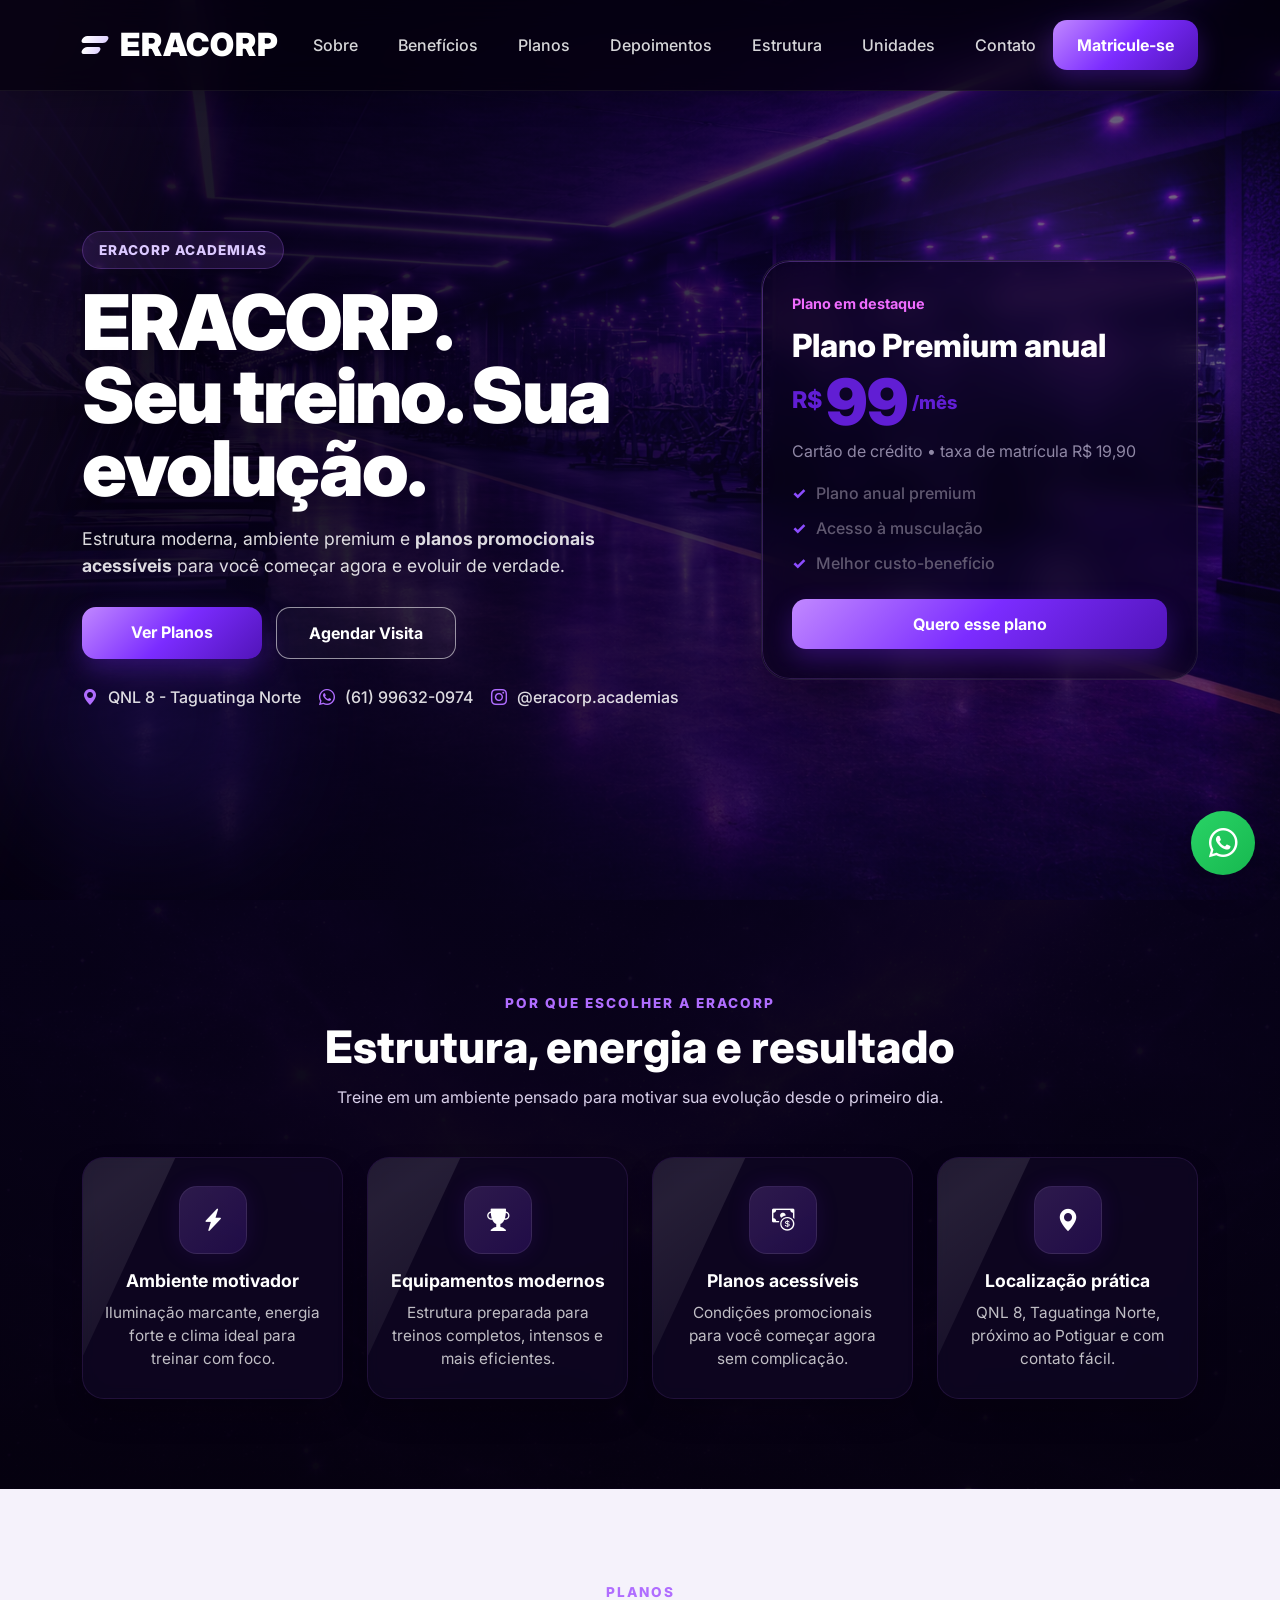
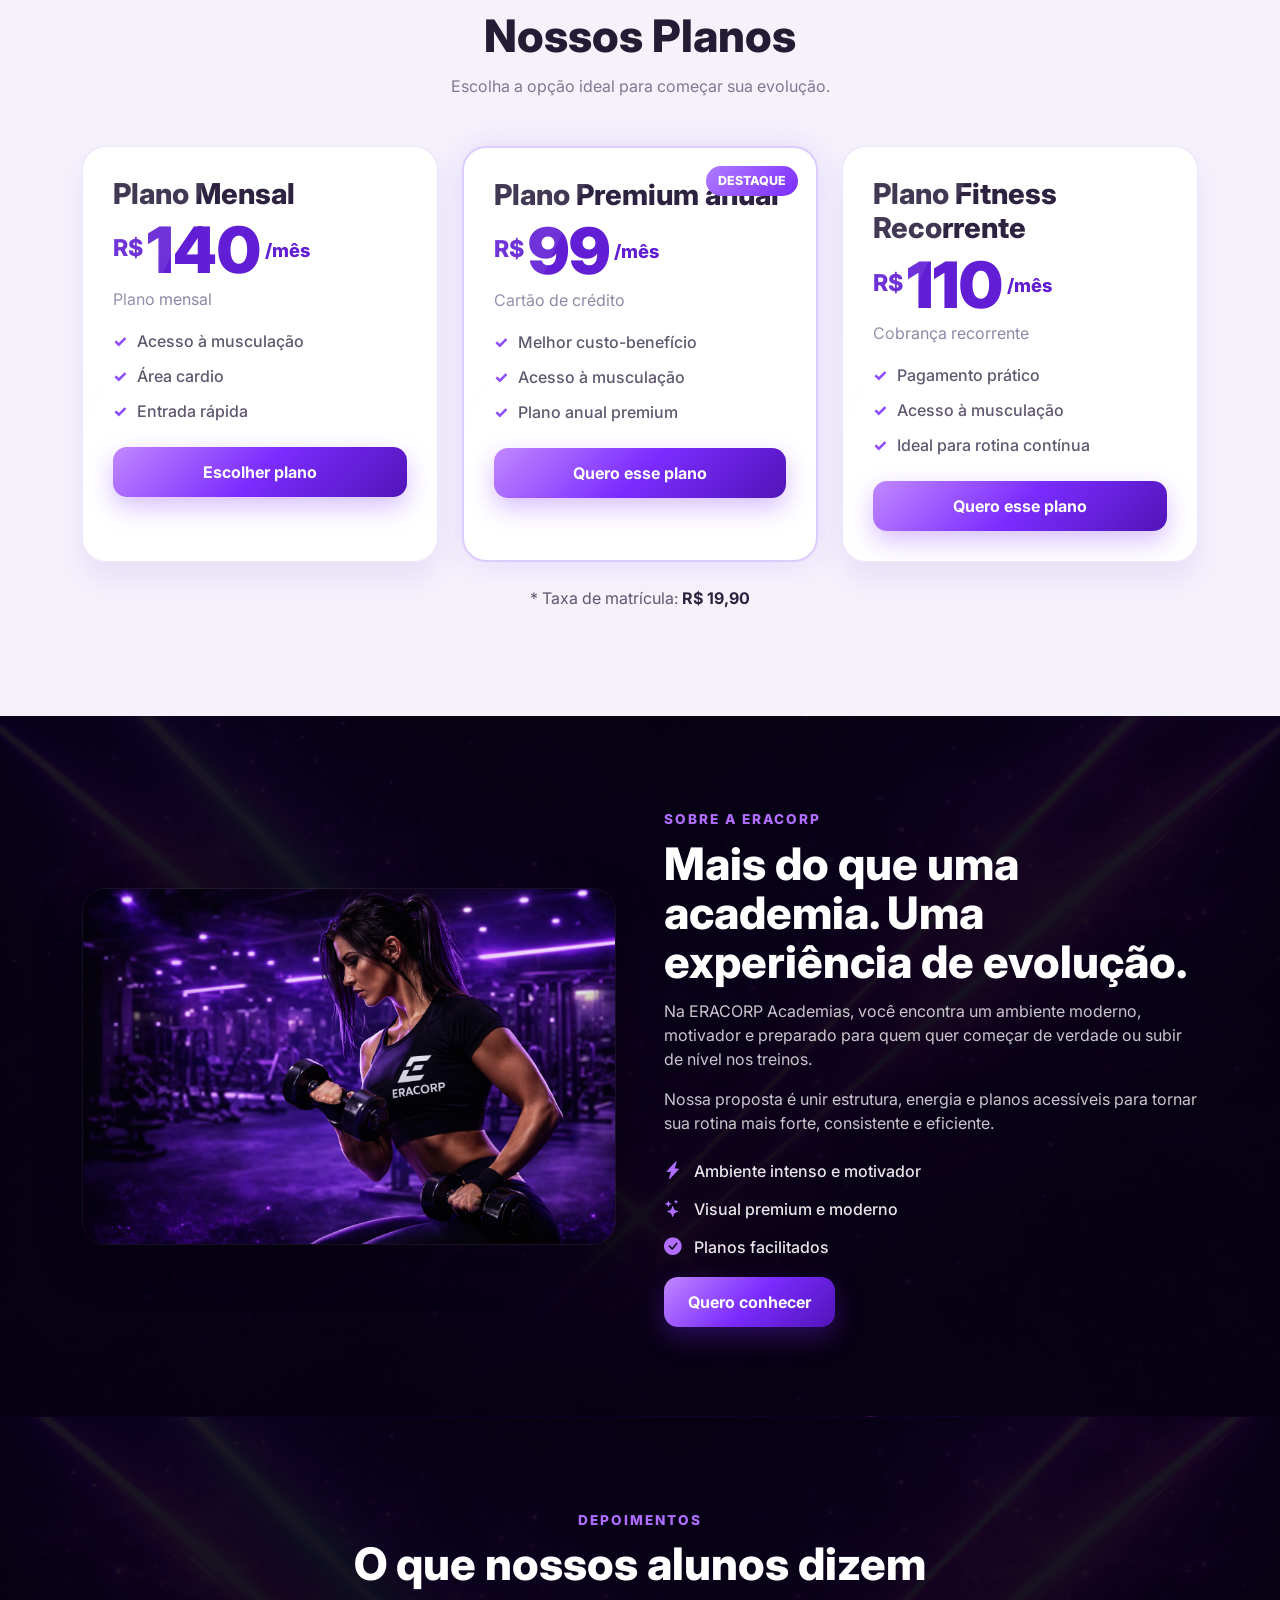
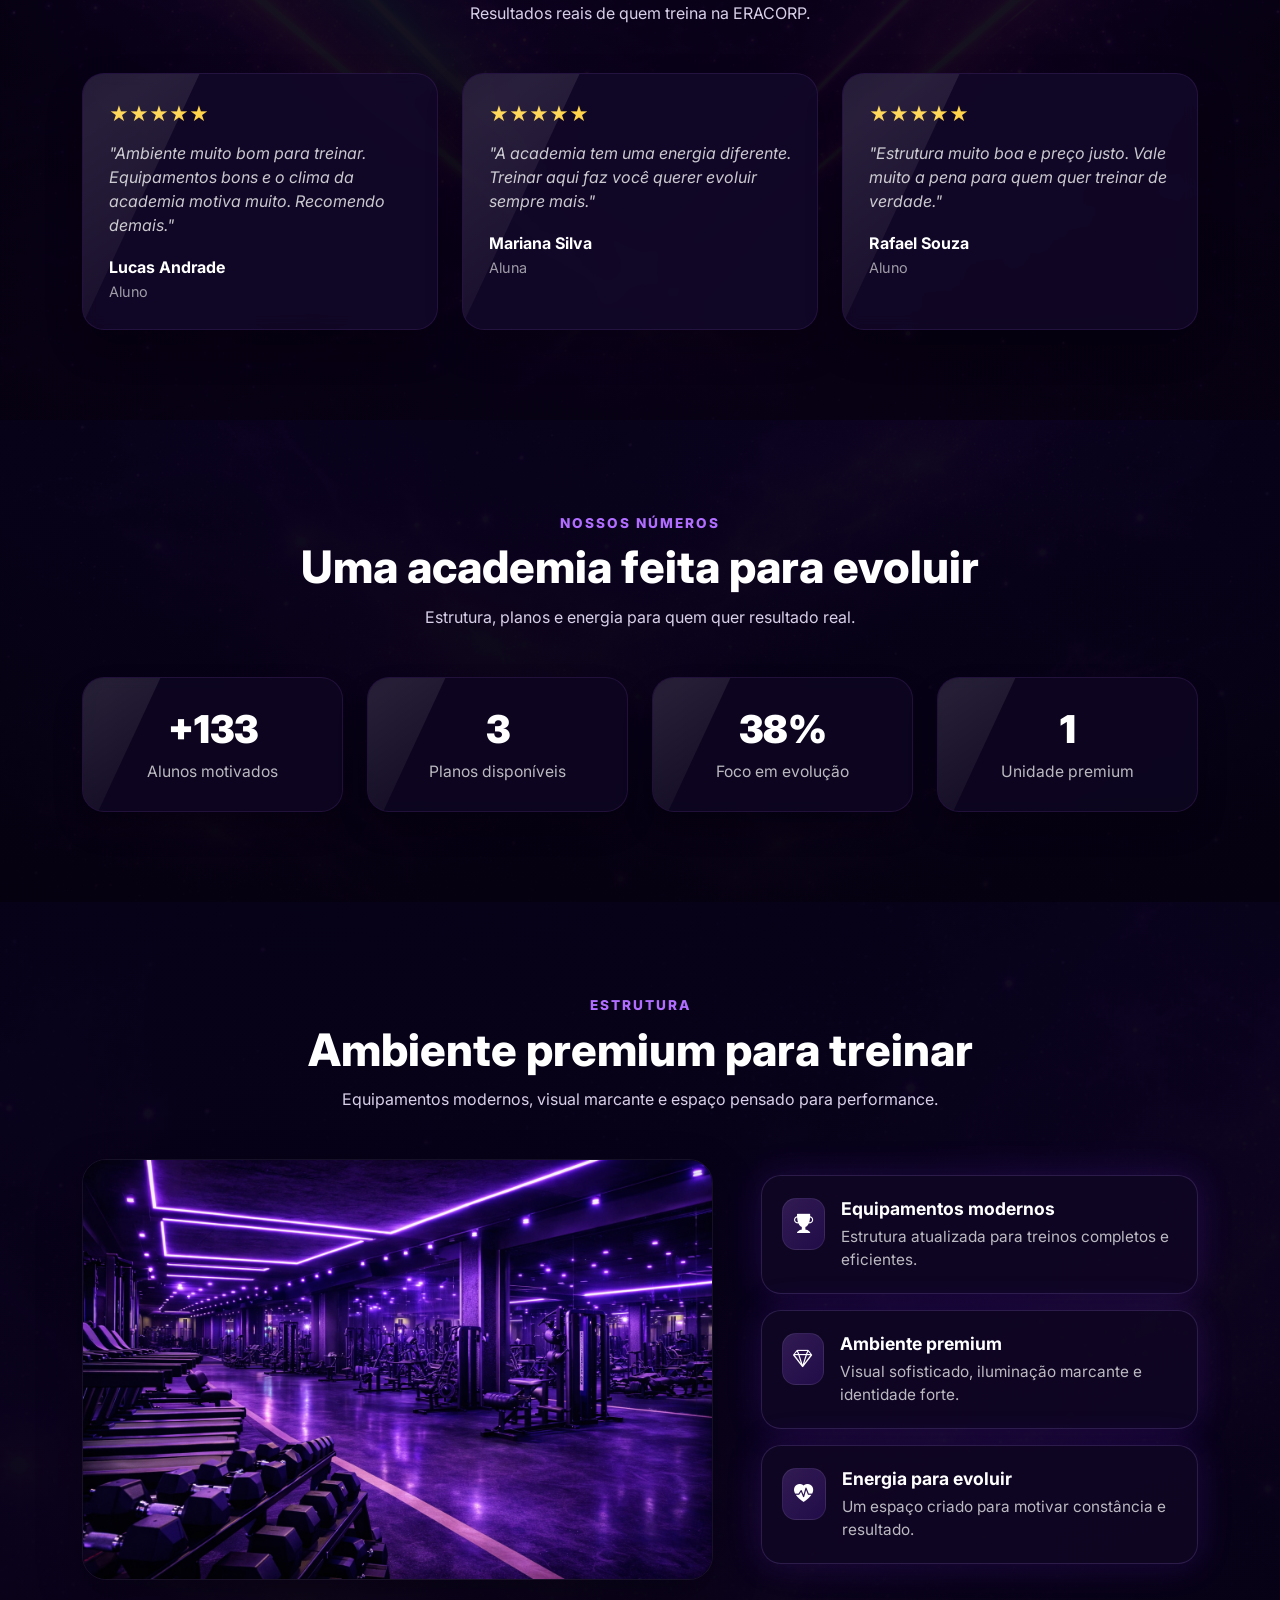
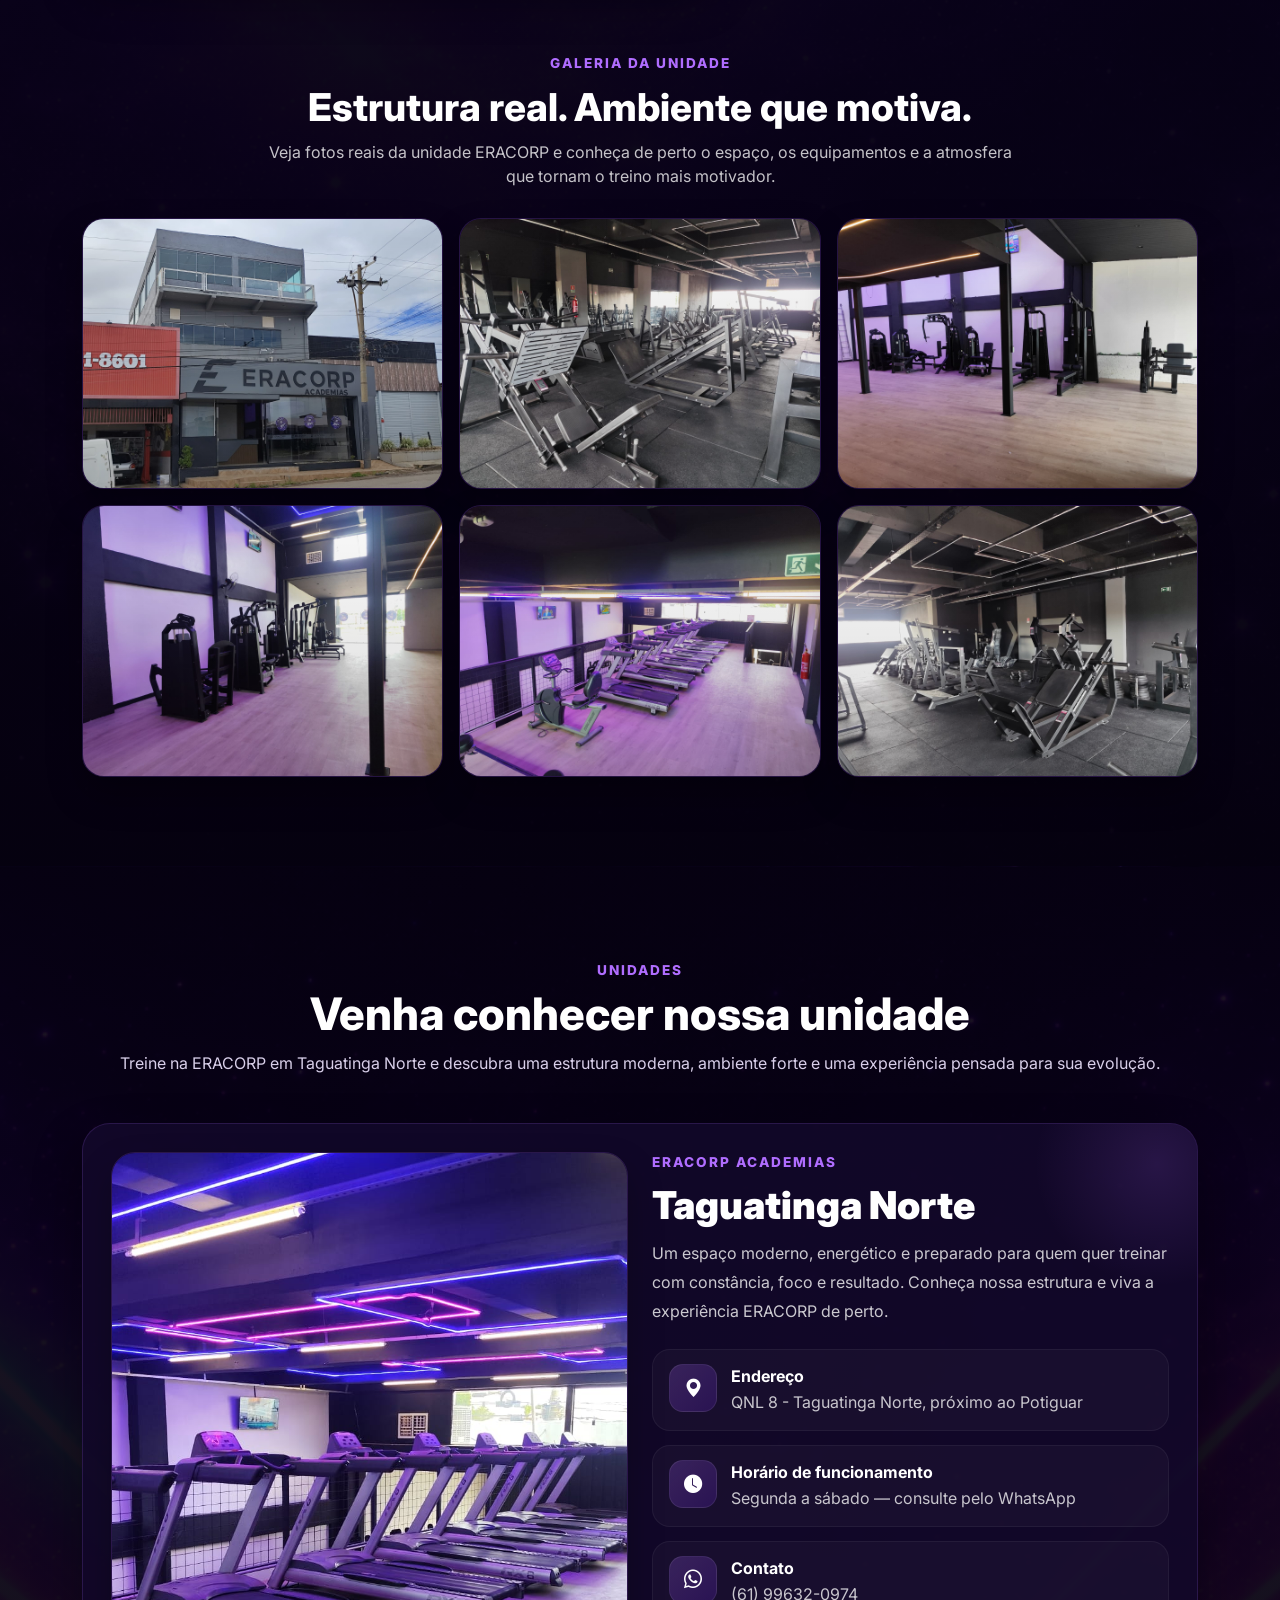
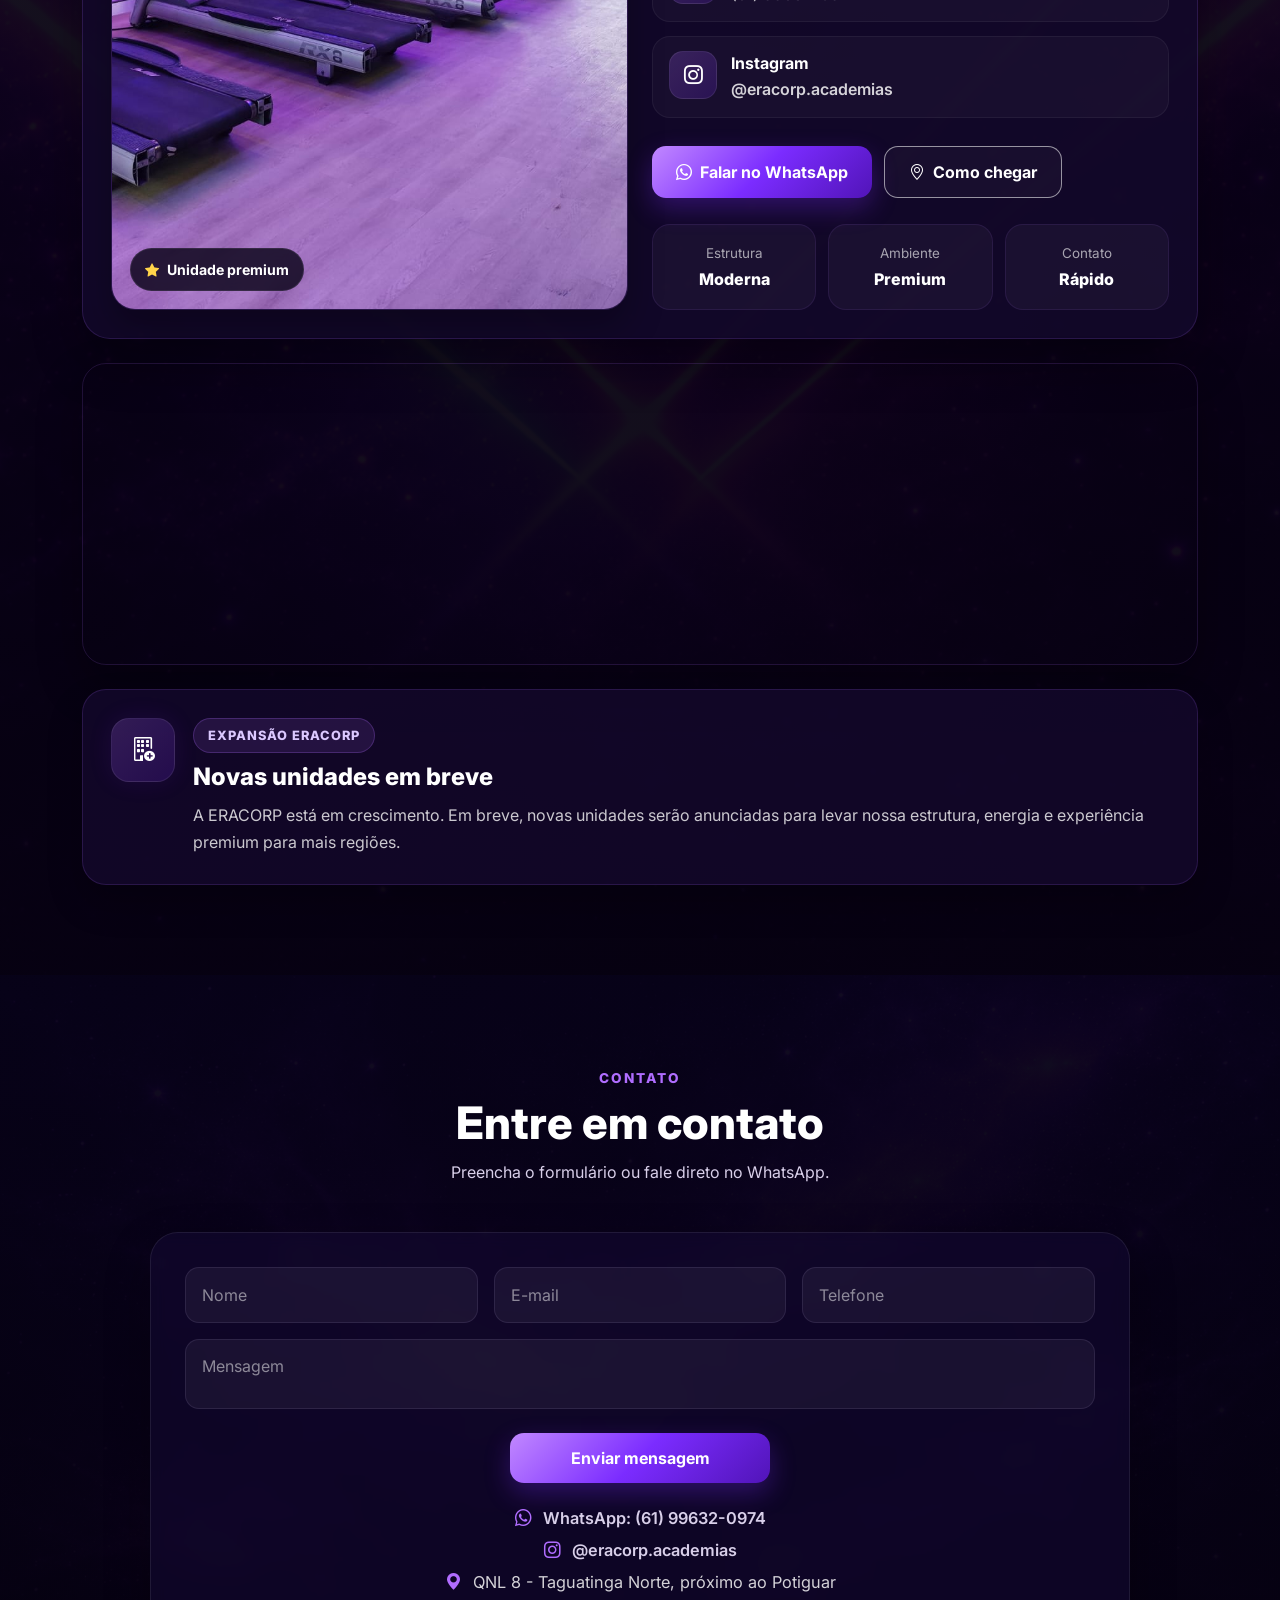
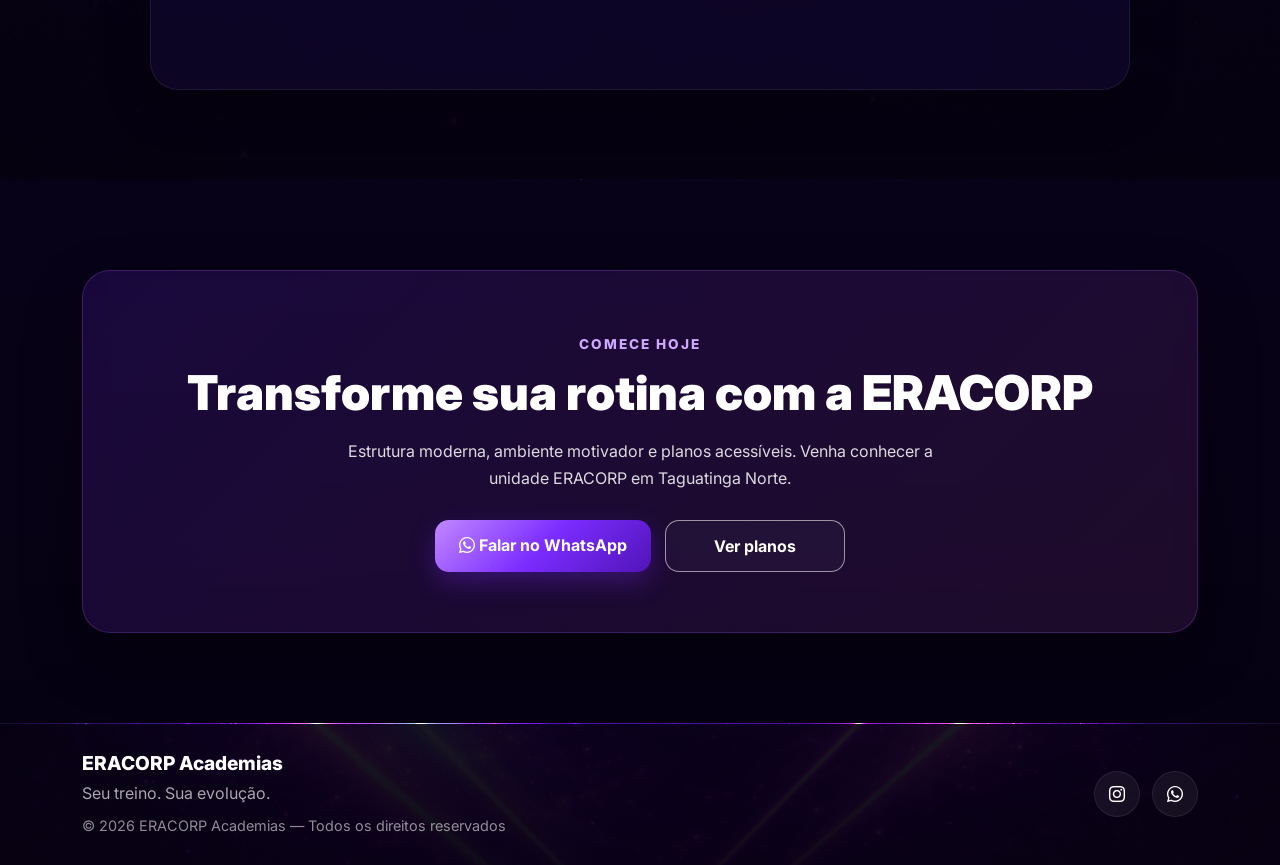
<file: index.html>
<!DOCTYPE html>
<html lang="pt-BR">
<head>
  <meta charset="UTF-8">
  <meta name="viewport" content="width=device-width, initial-scale=1.0">

  <title>ERACORP Academia | Academia em Taguatinga Norte</title>

  <meta name="description" content="ERACORP Academia em Taguatinga Norte. Estrutura moderna, equipamentos profissionais, ambiente premium e planos acessíveis para quem busca evolução real.">
  <meta name="keywords" content="academia taguatinga norte, academia em taguatinga, academia df, musculação taguatinga norte, academia perto de mim">
  <meta name="robots" content="index, follow">
  <meta name="author" content="ERACORP Academia">
  <meta name="theme-color" content="#5b2cff">

  <meta property="og:title" content="ERACORP Academia | Academia em Taguatinga Norte">
  <meta property="og:description" content="Academia em Taguatinga Norte com equipamentos modernos e planos acessíveis. Conheça a ERACORP Academia.">
  <meta property="og:type" content="website">
  <meta property="og:url" content="https://lexissantosz.github.io/eracorp-gym-website/">
  <meta property="og:image" content="https://lexissantosz.github.io/eracorp-gym-website/arquivos/Imagem/hero.png">

  <link rel="canonical" href="https://lexissantosz.github.io/eracorp-gym-website/">

  <link rel="preconnect" href="https://fonts.googleapis.com">
  <link rel="preconnect" href="https://fonts.gstatic.com" crossorigin>
  <link href="https://fonts.googleapis.com/css2?family=Inter:wght@400;500;600;700;800;900&display=swap" rel="stylesheet">

  <link
    href="https://cdn.jsdelivr.net/npm/bootstrap@5.3.3/dist/css/bootstrap.min.css"
    rel="stylesheet"
  />

  <link
    rel="stylesheet"
    href="https://cdn.jsdelivr.net/npm/bootstrap-icons@1.11.3/font/bootstrap-icons.min.css"
  />

  <link rel="stylesheet" href="css/style.css">
</head>
<body>

  <div class="site-loader" id="siteLoader">
    <div class="loader-logo-wrap">
      <div class="loader-brand-icon"></div>
      <h2>ERACORP</h2>
      <p>ACADEMIAS</p>
    </div>
  </div>

  <div class="scroll-progress" id="scrollProgress"></div>

  <nav class="navbar navbar-expand-lg navbar-dark navbar-custom fixed-top" id="mainNavbar">
    <div class="container">
      <a class="navbar-brand brand-logo" href="#inicio" aria-label="ERACORP Academias">
        <span class="brand-icon"></span>
        <span>ERACORP</span>
      </a>

      <button
        class="navbar-toggler"
        type="button"
        data-bs-toggle="collapse"
        data-bs-target="#menuNavbar"
        aria-controls="menuNavbar"
        aria-expanded="false"
        aria-label="Abrir menu"
      >
        <span class="navbar-toggler-icon"></span>
      </button>

      <div class="collapse navbar-collapse" id="menuNavbar">
        <ul class="navbar-nav mx-auto gap-lg-4 text-center">
          <li class="nav-item"><a class="nav-link" href="#sobre">Sobre</a></li>
          <li class="nav-item"><a class="nav-link" href="#beneficios">Benefícios</a></li>
          <li class="nav-item"><a class="nav-link" href="#planos">Planos</a></li>
          <li class="nav-item"><a class="nav-link" href="#depoimentos">Depoimentos</a></li>
          <li class="nav-item"><a class="nav-link" href="#estrutura">Estrutura</a></li>
          <li class="nav-item"><a class="nav-link" href="#unidades">Unidades</a></li>
          <li class="nav-item"><a class="nav-link" href="#contato">Contato</a></li>
        </ul>

        <a href="#contato" class="btn btn-purple btn-nav">Matricule-se</a>
      </div>
    </div>
  </nav>

  <section class="hero" id="inicio">
    <div class="hero-gradient-orb orb-1"></div>
    <div class="hero-gradient-orb orb-2"></div>
    <div class="hero-grid"></div>
    <div class="hero-light-sweep"></div>

    <div class="container hero-container">
      <div class="row align-items-center g-5">
        <div class="col-lg-7">
          <div class="hero-content reveal">
            <span class="hero-badge">ERACORP ACADEMIAS</span>

            <h1>ERACORP.<br>Seu treino. Sua evolução.</h1>

            <p class="hero-text">
              Estrutura moderna, ambiente premium e
              <strong>planos promocionais acessíveis</strong>
              para você começar agora e evoluir de verdade.
            </p>

            <div class="hero-buttons">
              <a href="#planos" class="btn btn-purple btn-lg-custom">Ver Planos</a>
              <a href="#contato" class="btn btn-outline-custom btn-lg-custom">Agendar Visita</a>
            </div>

            <div class="hero-infos">
              <div class="hero-info-item">
                <i class="bi bi-geo-alt-fill"></i>
                <span>QNL 8 - Taguatinga Norte</span>
              </div>

              <div class="hero-info-item">
                <i class="bi bi-whatsapp"></i>
                <span>(61) 99632-0974</span>
              </div>

              <div class="hero-info-item">
                <i class="bi bi-instagram"></i>
                <a href="https://www.instagram.com/eracorp.academias" target="_blank" class="hero-social-link">
                  @eracorp.academias
                </a>
              </div>
            </div>
          </div>
        </div>

        <div class="col-lg-5">
          <div class="hero-side-card reveal">
            <span class="mini-tag">Plano em destaque</span>
            <h3>Plano Premium anual</h3>

            <div class="price-line hero-price">
              <span class="currency">R$</span>
              <span class="main-price">99</span>
              <span class="cents">/mês</span>
            </div>

            <p class="price-note light-note">Cartão de crédito • taxa de matrícula R$ 19,90</p>

            <ul class="plan-list dark-list">
              <li>Plano anual premium</li>
              <li>Acesso à musculação</li>
              <li>Melhor custo-benefício</li>
            </ul>

            <a
              href="https://wa.me/5561996320974?text=Olá! Tenho interesse no Plano Premium anual da ERACORP Academias."
              target="_blank"
              class="btn btn-purple w-100"
            >
              Quero esse plano
            </a>
          </div>
        </div>
      </div>
    </div>
  </section>

  <section class="benefits-section texture-bg" id="beneficios">
    <div class="container">
      <div class="section-header text-center reveal">
        <span class="section-mini">POR QUE ESCOLHER A ERACORP</span>
        <h2>Estrutura, energia e resultado</h2>
        <p>Treine em um ambiente pensado para motivar sua evolução desde o primeiro dia.</p>
      </div>

      <div class="row g-4">
        <div class="col-md-6 col-lg-3">
          <div class="benefit-card reveal">
            <div class="benefit-icon">
              <i class="bi bi-lightning-charge-fill"></i>
            </div>
            <h5>Ambiente motivador</h5>
            <p>Iluminação marcante, energia forte e clima ideal para treinar com foco.</p>
          </div>
        </div>

        <div class="col-md-6 col-lg-3">
          <div class="benefit-card reveal">
            <div class="benefit-icon">
              <i class="bi bi-trophy-fill"></i>
            </div>
            <h5>Equipamentos modernos</h5>
            <p>Estrutura preparada para treinos completos, intensos e mais eficientes.</p>
          </div>
        </div>

        <div class="col-md-6 col-lg-3">
          <div class="benefit-card reveal">
            <div class="benefit-icon">
              <i class="bi bi-cash-coin"></i>
            </div>
            <h5>Planos acessíveis</h5>
            <p>Condições promocionais para você começar agora sem complicação.</p>
          </div>
        </div>

        <div class="col-md-6 col-lg-3">
          <div class="benefit-card reveal">
            <div class="benefit-icon">
              <i class="bi bi-geo-alt-fill"></i>
            </div>
            <h5>Localização prática</h5>
            <p>QNL 8, Taguatinga Norte, próximo ao Potiguar e com contato fácil.</p>
          </div>
        </div>
      </div>
    </div>
  </section>

  <section class="plans-section" id="planos">
    <div class="container">
      <div class="section-header text-center reveal">
        <span class="section-mini">PLANOS</span>
        <h2>Nossos Planos</h2>
        <p>Escolha a opção ideal para começar sua evolução.</p>
      </div>

      <div class="row g-4 justify-content-center">
        <div class="col-md-6 col-lg-4">
          <div class="plan-card h-100 reveal">
            <h3>Plano Mensal</h3>

            <div class="price-line">
              <span class="currency">R$</span>
              <span class="main-price">140</span>
              <span class="cents">/mês</span>
            </div>

            <p class="price-note">Plano mensal</p>

            <ul class="plan-list">
              <li>Acesso à musculação</li>
              <li>Área cardio</li>
              <li>Entrada rápida</li>
            </ul>

            <a
              href="https://wa.me/5561996320974?text=Olá! Tenho interesse no Plano Mensal da ERACORP Academias."
              target="_blank"
              class="btn btn-purple w-100"
            >
              Escolher plano
            </a>
          </div>
        </div>

        <div class="col-md-6 col-lg-4">
          <div class="plan-card featured-plan h-100 reveal">
            <span class="plan-badge">Destaque</span>

            <h3>Plano Premium anual</h3>

            <div class="price-line">
              <span class="currency">R$</span>
              <span class="main-price">99</span>
              <span class="cents">/mês</span>
            </div>

            <p class="price-note">Cartão de crédito</p>

            <ul class="plan-list">
              <li>Melhor custo-benefício</li>
              <li>Acesso à musculação</li>
              <li>Plano anual premium</li>
            </ul>

            <a
              href="https://wa.me/5561996320974?text=Olá! Tenho interesse no Plano Premium anual da ERACORP Academias."
              target="_blank"
              class="btn btn-purple w-100"
            >
              Quero esse plano
            </a>
          </div>
        </div>

        <div class="col-md-6 col-lg-4">
          <div class="plan-card h-100 reveal">
            <h3>Plano Fitness Recorrente</h3>

            <div class="price-line">
              <span class="currency">R$</span>
              <span class="main-price">110</span>
              <span class="cents">/mês</span>
            </div>

            <p class="price-note">Cobrança recorrente</p>

            <ul class="plan-list">
              <li>Pagamento prático</li>
              <li>Acesso à musculação</li>
              <li>Ideal para rotina contínua</li>
            </ul>

            <a
              href="https://wa.me/5561996320974?text=Olá! Tenho interesse no Plano Fitness Recorrente da ERACORP Academias."
              target="_blank"
              class="btn btn-purple w-100"
            >
              Quero esse plano
            </a>
          </div>
        </div>
      </div>

      <p class="plans-fee-note text-center mt-4 reveal">
        * Taxa de matrícula: <strong>R$ 19,90</strong>
      </p>
    </div>
  </section>

  <section class="about-section section-neon" id="sobre">
    <div class="container">
      <div class="row align-items-center g-5">
        <div class="col-lg-6">
          <div class="about-image-wrap reveal">
            <img
              src="arquivos/Imagem/treino.png"
              alt="Treino ERACORP"
              class="img-fluid about-image"
            />
          </div>
        </div>

        <div class="col-lg-6">
          <div class="about-content reveal">
            <span class="section-mini">SOBRE A ERACORP</span>
            <h2>Mais do que uma academia. Uma experiência de evolução.</h2>

            <p>
              Na ERACORP Academias, você encontra um ambiente moderno, motivador e
              preparado para quem quer começar de verdade ou subir de nível nos treinos.
            </p>

            <p>
              Nossa proposta é unir estrutura, energia e planos acessíveis para tornar sua rotina
              mais forte, consistente e eficiente.
            </p>

            <div class="about-highlights">
              <div class="highlight-item">
                <i class="bi bi-lightning-charge-fill"></i>
                <span>Ambiente intenso e motivador</span>
              </div>

              <div class="highlight-item">
                <i class="bi bi-stars"></i>
                <span>Visual premium e moderno</span>
              </div>

              <div class="highlight-item">
                <i class="bi bi-check-circle-fill"></i>
                <span>Planos facilitados</span>
              </div>
            </div>

            <a href="#contato" class="btn btn-purple mt-3">Quero conhecer</a>
          </div>
        </div>
      </div>
    </div>
  </section>

  <section class="testimonials-section section-neon" id="depoimentos">
    <div class="container">
      <div class="section-header text-center reveal">
        <span class="section-mini">DEPOIMENTOS</span>
        <h2>O que nossos alunos dizem</h2>
        <p>Resultados reais de quem treina na ERACORP.</p>
      </div>

      <div class="row g-4 justify-content-center">
        <div class="col-md-6 col-lg-4">
          <div class="testimonial-card reveal">
            <div class="testimonial-stars">★★★★★</div>
            <p>
              "Ambiente muito bom para treinar. Equipamentos bons e o clima da academia
              motiva muito. Recomendo demais."
            </p>
            <div class="testimonial-user">
              <strong>Lucas Andrade</strong>
              <span>Aluno</span>
            </div>
          </div>
        </div>

        <div class="col-md-6 col-lg-4">
          <div class="testimonial-card reveal">
            <div class="testimonial-stars">★★★★★</div>
            <p>
              "A academia tem uma energia diferente. Treinar aqui faz você querer
              evoluir sempre mais."
            </p>
            <div class="testimonial-user">
              <strong>Mariana Silva</strong>
              <span>Aluna</span>
            </div>
          </div>
        </div>

        <div class="col-md-6 col-lg-4">
          <div class="testimonial-card reveal">
            <div class="testimonial-stars">★★★★★</div>
            <p>
              "Estrutura muito boa e preço justo. Vale muito a pena para quem quer
              treinar de verdade."
            </p>
            <div class="testimonial-user">
              <strong>Rafael Souza</strong>
              <span>Aluno</span>
            </div>
          </div>
        </div>
      </div>
    </div>
  </section>

  <section class="stats-section texture-bg" id="numeros">
    <div class="container">
      <div class="section-header text-center reveal">
        <span class="section-mini">NOSSOS NÚMEROS</span>
        <h2>Uma academia feita para evoluir</h2>
        <p>Estrutura, planos e energia para quem quer resultado real.</p>
      </div>

      <div class="row g-4 justify-content-center text-center">
        <div class="col-6 col-lg-3">
          <div class="stat-card reveal">
            <h3 class="counter" data-target="500">0</h3>
            <p>Alunos motivados</p>
          </div>
        </div>

        <div class="col-6 col-lg-3">
          <div class="stat-card reveal">
            <h3 class="counter" data-target="3">0</h3>
            <p>Planos disponíveis</p>
          </div>
        </div>

        <div class="col-6 col-lg-3">
          <div class="stat-card reveal">
            <h3 class="counter" data-target="100">0</h3>
            <p>Foco em evolução</p>
          </div>
        </div>

        <div class="col-6 col-lg-3">
          <div class="stat-card reveal">
            <h3 class="counter" data-target="1">0</h3>
            <p>Unidade premium</p>
          </div>
        </div>
      </div>
    </div>
  </section>

  <section class="structure-section texture-bg" id="estrutura">
    <div class="container">
      <div class="section-header text-center reveal">
        <span class="section-mini">ESTRUTURA</span>
        <h2>Ambiente premium para treinar</h2>
        <p>Equipamentos modernos, visual marcante e espaço pensado para performance.</p>
      </div>

      <div class="row align-items-center g-5">
        <div class="col-lg-7">
          <div class="structure-image-wrap reveal">
            <img
              src="arquivos/Imagem/academia-interior.png"
              alt="Interior da academia"
              class="img-fluid structure-image"
            />
          </div>
        </div>

        <div class="col-lg-5">
          <div class="row g-3">
            <div class="col-12">
              <div class="info-card reveal">
                <div class="info-icon"><i class="bi bi-trophy-fill"></i></div>
                <div>
                  <h5>Equipamentos modernos</h5>
                  <p>Estrutura atualizada para treinos completos e eficientes.</p>
                </div>
              </div>
            </div>

            <div class="col-12">
              <div class="info-card reveal">
                <div class="info-icon"><i class="bi bi-gem"></i></div>
                <div>
                  <h5>Ambiente premium</h5>
                  <p>Visual sofisticado, iluminação marcante e identidade forte.</p>
                </div>
              </div>
            </div>

            <div class="col-12">
              <div class="info-card reveal">
                <div class="info-icon"><i class="bi bi-heart-pulse-fill"></i></div>
                <div>
                  <h5>Energia para evoluir</h5>
                  <p>Um espaço criado para motivar constância e resultado.</p>
                </div>
              </div>
            </div>
          </div>
        </div>
      </div>

      <div class="unit-gallery-block reveal">
        <div class="gallery-header text-center">
          <span class="section-mini">GALERIA DA UNIDADE</span>
          <h3>Estrutura real. Ambiente que motiva.</h3>
          <p>Veja fotos reais da unidade ERACORP e conheça de perto o espaço, os equipamentos e a atmosfera que tornam o treino mais motivador.</p>
        </div>

        <div class="row g-3 unit-gallery">
          <div class="col-12 col-md-6 col-lg-4">
            <div class="gallery-card">
              <img src="arquivos/Imagem/unidade-1.jpeg" alt="Entrada da ERACORP" class="img-fluid">
            </div>
          </div>

          <div class="col-12 col-md-6 col-lg-4">
            <div class="gallery-card">
              <img src="arquivos/Imagem/unidade-2.jpeg" alt="Área de musculação da ERACORP" class="img-fluid">
            </div>
          </div>

          <div class="col-12 col-md-6 col-lg-4">
            <div class="gallery-card">
              <img src="arquivos/Imagem/unidade-3.jpeg" alt="Equipamentos da ERACORP" class="img-fluid">
            </div>
          </div>

          <div class="col-12 col-md-6 col-lg-4">
            <div class="gallery-card">
              <img src="arquivos/Imagem/unidade-4.jpeg" alt="Ambiente interno da ERACORP" class="img-fluid">
            </div>
          </div>

          <div class="col-12 col-md-6 col-lg-4">
            <div class="gallery-card">
              <img src="arquivos/Imagem/unidade-5.jpeg" alt="Espaço de treino da ERACORP" class="img-fluid">
            </div>
          </div>

          <div class="col-12 col-md-6 col-lg-4">
            <div class="gallery-card">
              <img src="arquivos/Imagem/unidade-6.jpeg" alt="Estrutura da unidade ERACORP" class="img-fluid">
            </div>
          </div>
        </div>
      </div>
    </div>
  </section>

  <section class="unit-section section-neon" id="unidades">
    <div class="container">
      <div class="section-header text-center reveal">
        <span class="section-mini">UNIDADES</span>
        <h2>Venha conhecer nossa unidade</h2>
        <p>
          Treine na ERACORP em Taguatinga Norte e descubra uma estrutura moderna,
          ambiente forte e uma experiência pensada para sua evolução.
        </p>
      </div>

      <div class="unit-premium-card reveal">
        <div class="row g-4 align-items-stretch">
          <div class="col-lg-6">
            <div class="unit-premium-image">
              <img
                src="arquivos/Imagem/unidade-capa.jpeg"
                alt="Unidade ERACORP Taguatinga Norte"
                class="img-fluid"
              />
              <div class="unit-image-badge">
                <i class="bi bi-star-fill"></i>
                <span>Unidade premium</span>
              </div>
            </div>
          </div>

          <div class="col-lg-6">
            <div class="unit-premium-content">
              <span class="unit-premium-mini">ERACORP ACADEMIAS</span>
              <h3>Taguatinga Norte</h3>

              <p class="unit-premium-text">
                Um espaço moderno, energético e preparado para quem quer treinar com constância,
                foco e resultado. Conheça nossa estrutura e viva a experiência ERACORP de perto.
              </p>

              <div class="unit-info-list">
                <div class="unit-info-row">
                  <div class="unit-info-icon">
                    <i class="bi bi-geo-alt-fill"></i>
                  </div>
                  <div>
                    <strong>Endereço</strong>
                    <p>QNL 8 - Taguatinga Norte, próximo ao Potiguar</p>
                  </div>
                </div>

                <div class="unit-info-row">
                  <div class="unit-info-icon">
                    <i class="bi bi-clock-fill"></i>
                  </div>
                  <div>
                    <strong>Horário de funcionamento</strong>
                    <p>Segunda a sábado — consulte pelo WhatsApp</p>
                  </div>
                </div>

                <div class="unit-info-row">
                  <div class="unit-info-icon">
                    <i class="bi bi-whatsapp"></i>
                  </div>
                  <div>
                    <strong>Contato</strong>
                    <p>(61) 99632-0974</p>
                  </div>
                </div>

                <div class="unit-info-row">
                  <div class="unit-info-icon">
                    <i class="bi bi-instagram"></i>
                  </div>
                  <div>
                    <strong>Instagram</strong>
                    <p>
                      <a
                        href="https://www.instagram.com/eracorp.academias"
                        target="_blank"
                        class="unit-link"
                      >
                        @eracorp.academias
                      </a>
                    </p>
                  </div>
                </div>
              </div>

              <div class="unit-premium-actions">
                <a
                  href="https://wa.me/5561996320974?text=Olá! Quero conhecer a unidade da ERACORP Academias."
                  target="_blank"
                  class="btn btn-purple"
                >
                  <i class="bi bi-whatsapp"></i> Falar no WhatsApp
                </a>

                <a
                  href="https://www.google.com/maps?q=QNL%208%20Taguatinga%20Norte"
                  target="_blank"
                  class="btn btn-outline-custom"
                >
                  <i class="bi bi-geo-alt"></i> Como chegar
                </a>
              </div>

              <div class="unit-highlight-grid">
                <div class="unit-highlight-box">
                  <span>Estrutura</span>
                  <strong>Moderna</strong>
                </div>

                <div class="unit-highlight-box">
                  <span>Ambiente</span>
                  <strong>Premium</strong>
                </div>

                <div class="unit-highlight-box">
                  <span>Contato</span>
                  <strong>Rápido</strong>
                </div>
              </div>
            </div>
          </div>
        </div>
      </div>

      <div class="map-box reveal mt-4">
        <iframe
          src="https://www.google.com/maps?q=QNL%208%20Taguatinga%20Norte&output=embed"
          width="100%"
          height="300"
          style="border:0;"
          allowfullscreen
          loading="lazy"
          referrerpolicy="no-referrer-when-downgrade">
        </iframe>
      </div>

      <div class="coming-soon-card reveal mt-4">
        <div class="coming-soon-icon">
          <i class="bi bi-building-add"></i>
        </div>

        <div class="coming-soon-content">
          <span class="coming-soon-badge">EXPANSÃO ERACORP</span>
          <h4>Novas unidades em breve</h4>
          <p>
            A ERACORP está em crescimento. Em breve, novas unidades serão anunciadas
            para levar nossa estrutura, energia e experiência premium para mais regiões.
          </p>
        </div>
      </div>
    </div>
  </section>

  <section class="contact-section texture-bg" id="contato">
  <div class="container">
    <div class="section-header text-center reveal">
      <span class="section-mini">CONTATO</span>
      <h2>Entre em contato</h2>
      <p>Preencha o formulário ou fale direto no WhatsApp.</p>
    </div>

    <div class="contact-box reveal">
      <form id="contactForm" action="https://formspree.io/f/mdawdeyb" method="POST">
        <div class="row g-3">
          <div class="col-md-4">
            <input
              type="text"
              name="nome"
              class="form-control contact-input"
              placeholder="Nome"
              required
            />
          </div>

          <div class="col-md-4">
            <input
              type="email"
              name="email"
              class="form-control contact-input"
              placeholder="E-mail"
              required
            />
          </div>

          <div class="col-md-4">
            <input
              type="tel"
              name="telefone"
              class="form-control contact-input"
              placeholder="Telefone"
              required
            />
          </div>

          <div class="col-12">
            <textarea
              name="mensagem"
              class="form-control contact-input contact-textarea"
              placeholder="Mensagem"
              required
            ></textarea>
          </div>

          <div class="col-12 text-center">
            <button type="submit" class="btn btn-purple btn-send">
              Enviar mensagem
            </button>
          </div>
        </div>
      </form>

      <p class="contact-extra">
        <i class="bi bi-whatsapp"></i>
        <a href="https://wa.me/5561996320974" target="_blank">WhatsApp: (61) 99632-0974</a>
        <br>
        <i class="bi bi-instagram"></i>
        <a href="https://www.instagram.com/eracorp.academias" target="_blank">@eracorp.academias</a>
        <br>
        <i class="bi bi-geo-alt-fill"></i>
        QNL 8 - Taguatinga Norte, próximo ao Potiguar
      </p>

      <p id="formMessage" class="form-message"></p>
    </div>
  </div>
</section>

  <section class="cta-section">
    <div class="container">
      <div class="cta-box reveal">
        <div class="cta-content">
          <span class="cta-mini">COMECE HOJE</span>

          <h2>Transforme sua rotina com a ERACORP</h2>

          <p>
            Estrutura moderna, ambiente motivador e planos acessíveis.
            Venha conhecer a unidade ERACORP em Taguatinga Norte.
          </p>

          <div class="cta-buttons">
            <a
              href="https://wa.me/5561996320974?text=Olá! Quero conhecer a ERACORP."
              class="btn btn-purple"
              target="_blank"
            >
              <i class="bi bi-whatsapp"></i>
              Falar no WhatsApp
            </a>

            <a href="#planos" class="btn btn-outline-custom">
              Ver planos
            </a>
          </div>
        </div>
      </div>
    </div>
  </section>

  <footer class="footer section-neon">
    <div class="container">
      <div class="footer-content">
        <div>
          <h4>ERACORP Academias</h4>
          <p>Seu treino. Sua evolução.</p>
          <small class="footer-copy">© 2026 ERACORP Academias — Todos os direitos reservados</small>
        </div>

        <div class="footer-social">
          <a
            href="https://www.instagram.com/eracorp.academias"
            target="_blank"
            aria-label="Instagram"
          >
            <i class="bi bi-instagram"></i>
          </a>

          <a
            href="https://wa.me/5561996320974"
            target="_blank"
            aria-label="WhatsApp"
          >
            <i class="bi bi-whatsapp"></i>
          </a>
        </div>
      </div>
    </div>
  </footer>

  <a
    href="https://wa.me/5561996320974?text=Olá! Quero mais informações sobre os planos da ERACORP Academias."
    target="_blank"
    class="whatsapp-float"
    aria-label="WhatsApp"
  >
    <i class="bi bi-whatsapp"></i>
  </a>

  <script src="https://cdn.jsdelivr.net/npm/bootstrap@5.3.3/dist/js/bootstrap.bundle.min.js"></script>
  <script src="js/script.js"></script>
</body>
</html>
</file>
<file: css/style.css>
:root {
  --bg-main: #05010d;
  --bg-dark: #090218;
  --bg-card: rgba(17, 7, 39, 0.82);
  --purple: #7b2cff;
  --purple-light: #b06dff;
  --purple-dark: #5114b8;
  --pink-soft: #f06cff;
  --text-light: #ffffff;
  --text-soft: #d8cfe9;
  --text-muted: #9d95b3;
  --surface-light: #f5f2fb;
  --border-soft: rgba(175, 132, 255, 0.18);
  --shadow-purple: 0 0 35px rgba(123, 44, 255, 0.18);
  --shadow-strong: 0 18px 45px rgba(0, 0, 0, 0.35);
  --radius-lg: 24px;
  --radius-md: 18px;
  --transition: 0.35s ease;
}

* {
  margin: 0;
  padding: 0;
  box-sizing: border-box;
  font-family: "Inter", sans-serif;
}

html,
body {
  width: 100%;
  max-width: 100%;
  overflow-x: hidden;
}

html {
  scroll-behavior: smooth;
}

body {
  background: var(--bg-main);
  color: var(--text-light);
  position: relative;
}

body::before {
  content: "";
  position: fixed;
  top: -200px;
  left: -200px;
  width: 800px;
  height: 800px;
  background: radial-gradient(
    circle,
    rgba(123, 44, 255, 0.18) 0%,
    rgba(123, 44, 255, 0.06) 40%,
    transparent 70%
  );
  filter: blur(120px);
  z-index: -1;
  pointer-events: none;
}

body::after {
  content: "";
  position: fixed;
  bottom: -200px;
  right: -200px;
  width: 700px;
  height: 700px;
  background: radial-gradient(
    circle,
    rgba(240, 108, 255, 0.14) 0%,
    rgba(240, 108, 255, 0.05) 40%,
    transparent 70%
  );
  filter: blur(120px);
  z-index: -1;
  pointer-events: none;
}

img {
  max-width: 100%;
  display: block;
}

.site-loader {
  position: fixed;
  inset: 0;
  background: radial-gradient(circle at center, #12032d 0%, #05010d 75%);
  display: flex;
  align-items: center;
  justify-content: center;
  z-index: 99999;
  transition: opacity 0.6s ease, visibility 0.6s ease;
}

.site-loader.hidden {
  opacity: 0;
  visibility: hidden;
}

.loader-logo-wrap {
  text-align: center;
  animation: loaderPulse 1.8s infinite ease-in-out;
}

.loader-brand-icon {
  width: 70px;
  height: 40px;
  margin: 0 auto 18px;
  position: relative;
}

.loader-brand-icon::before,
.loader-brand-icon::after {
  content: "";
  position: absolute;
  left: 0;
  border-radius: 20px;
  background: linear-gradient(90deg, #ffffff, #d9c9ff);
  transform: skewX(-28deg);
}

.loader-brand-icon::before {
  width: 68px;
  height: 12px;
  top: 0;
}

.loader-brand-icon::after {
  width: 48px;
  height: 12px;
  bottom: 0;
}

.loader-logo-wrap h2 {
  color: white;
  font-size: 2rem;
  font-weight: 900;
  margin-bottom: 4px;
  letter-spacing: 1px;
}

.loader-logo-wrap p {
  color: #b994ff;
  font-size: 0.9rem;
  letter-spacing: 6px;
  margin-bottom: 0;
}

@keyframes loaderPulse {
  0% { transform: scale(0.98); opacity: 0.85; }
  50% { transform: scale(1.02); opacity: 1; }
  100% { transform: scale(0.98); opacity: 0.85; }
}

.scroll-progress {
  position: fixed;
  top: 0;
  left: 0;
  height: 4px;
  width: 0%;
  background: linear-gradient(90deg, #b06dff, #7b2cff, #f06cff);
  z-index: 999999;
}

.section-header {
  margin-bottom: 48px;
}

.section-mini {
  display: inline-block;
  color: var(--purple-light);
  font-size: 0.85rem;
  font-weight: 800;
  letter-spacing: 2px;
  margin-bottom: 10px;
}

.section-header h2,
.about-content h2 {
  font-size: clamp(2rem, 3.5vw, 3.4rem);
  font-weight: 800;
  line-height: 1.1;
  margin-bottom: 12px;
}

.section-header p,
.about-content p {
  color: var(--text-soft);
  font-size: 1rem;
  margin-bottom: 0;
}

.reveal {
  opacity: 0;
  transform: translateY(35px);
  transition: 0.8s ease;
}

.reveal.show {
  opacity: 1;
  transform: translateY(0);
}

.navbar-custom {
  background: rgba(5, 1, 13, 0.72);
  backdrop-filter: blur(14px);
  -webkit-backdrop-filter: blur(14px);
  padding: 16px 0;
  border-bottom: 1px solid rgba(255, 255, 255, 0.06);
  box-shadow: 0 10px 25px rgba(0, 0, 0, 0.20);
  transition: var(--transition);
}

.navbar-custom.scrolled {
  background: rgba(5, 1, 13, 0.92);
  box-shadow: 0 16px 32px rgba(0, 0, 0, 0.22);
}

.brand-logo {
  font-size: 2rem;
  font-weight: 900;
  letter-spacing: 1px;
  color: #fff !important;
  display: flex;
  align-items: center;
  gap: 10px;
  text-decoration: none;
}

.brand-icon {
  width: 28px;
  height: 18px;
  display: inline-block;
  position: relative;
}

.brand-icon::before,
.brand-icon::after {
  content: "";
  position: absolute;
  left: 0;
  border-radius: 20px;
  background: linear-gradient(90deg, #fff, #dfd2ff);
  transform: skewX(-28deg);
}

.brand-icon::before {
  width: 26px;
  height: 7px;
  top: 0;
}

.brand-icon::after {
  width: 18px;
  height: 7px;
  bottom: 0;
}

.nav-link {
  color: rgba(255, 255, 255, 0.84) !important;
  font-weight: 500;
  position: relative;
  transition: var(--transition);
}

.nav-link::after {
  content: "";
  position: absolute;
  left: 10px;
  right: 10px;
  bottom: 2px;
  height: 2px;
  background: linear-gradient(90deg, transparent, var(--purple-light), transparent);
  transform: scaleX(0);
  transform-origin: center;
  transition: var(--transition);
}

.nav-link:hover {
  color: #fff !important;
}

.nav-link:hover::after {
  transform: scaleX(1);
}

.btn-nav {
  min-width: 145px;
}

.btn-purple {
  background: linear-gradient(135deg, #c188ff, #7b2cff, #5114b8);
  border: none;
  color: #fff;
  border-radius: 14px;
  padding: 13px 24px;
  font-weight: 700;
  box-shadow: 0 10px 26px rgba(123, 44, 255, 0.30);
  transition: 0.35s ease;
  text-decoration: none;
}

.btn-purple:hover {
  color: #fff;
  transform: translateY(-2px);
  box-shadow: 0 16px 32px rgba(123, 44, 255, 0.38);
}

.btn-outline-custom {
  border: 1px solid rgba(255, 255, 255, 0.55);
  color: #fff;
  background: rgba(255, 255, 255, 0.03);
  border-radius: 14px;
  padding: 13px 24px;
  font-weight: 700;
  transition: var(--transition);
  text-decoration: none;
}

.btn-outline-custom:hover {
  color: #fff;
  background: rgba(255, 255, 255, 0.08);
  border-color: rgba(255, 255, 255, 0.85);
  transform: translateY(-2px);
}

.btn-lg-custom {
  min-width: 180px;
}

.hero {
  min-height: 100vh;
  display: flex;
  align-items: center;
  position: relative;
  overflow: hidden;
  padding-top: 110px;
  padding-bottom: 70px;
  background:
    linear-gradient(90deg, rgba(4,0,15,0.95) 0%, rgba(9,3,30,0.85) 45%, rgba(10,4,32,0.55) 100%),
    url("../arquivos/Imagem/hero.png");
  background-size: cover;
  background-position: center;
  background-repeat: no-repeat;
  background-attachment: fixed;
}

.hero-container {
  position: relative;
  z-index: 2;
}

.hero-content {
  max-width: 650px;
  width: 100%;
}

.hero-badge {
  display: inline-block;
  padding: 8px 16px;
  border-radius: 999px;
  background: rgba(176, 109, 255, 0.12);
  border: 1px solid rgba(176, 109, 255, 0.25);
  color: #dbc8ff;
  font-size: 0.85rem;
  font-weight: 800;
  letter-spacing: 1px;
  margin-bottom: 18px;
}

.hero h1 {
  font-size: clamp(2.6rem, 6vw, 5.8rem);
  font-weight: 900;
  line-height: 0.95;
  margin-bottom: 20px;
  letter-spacing: -2px;
  text-shadow: 0 10px 30px rgba(0, 0, 0, 0.3);
  animation: heroFade 0.9s ease forwards;
  word-break: break-word;
}

@keyframes heroFade {
  0% {
    opacity: 0;
    transform: translateY(18px);
  }
  100% {
    opacity: 1;
    transform: translateY(0);
  }
}

.hero-text {
  font-size: 1.1rem;
  color: rgba(255, 255, 255, 0.86);
  max-width: 560px;
  margin-bottom: 28px;
}

.hero-buttons {
  display: flex;
  gap: 14px;
  flex-wrap: wrap;
  margin-bottom: 26px;
}

.hero-infos {
  display: flex;
  flex-wrap: wrap;
  gap: 18px;
}

.hero-info-item {
  display: flex;
  align-items: center;
  gap: 10px;
  color: rgba(255, 255, 255, 0.86);
  font-weight: 500;
}

.hero-info-item i {
  color: var(--purple-light);
}

.hero-social-link {
  color: rgba(255, 255, 255, 0.86);
  text-decoration: none;
  font-weight: 500;
}

.hero-social-link:hover {
  color: #ffffff;
}

.hero-side-card {
  position: relative;
  background: rgba(8, 3, 23, 0.62);
  border: 1px solid rgba(255, 255, 255, 0.09);
  backdrop-filter: blur(14px);
  border-radius: 28px;
  padding: 30px;
  box-shadow: 0 18px 45px rgba(0, 0, 0, 0.28);
}

.hero-side-card::before {
  content: "";
  position: absolute;
  inset: 0;
  border-radius: 28px;
  padding: 1px;
  background: linear-gradient(135deg, rgba(176, 109, 255, 0.35), rgba(255, 255, 255, 0.03));
  -webkit-mask: linear-gradient(#fff 0 0) content-box, linear-gradient(#fff 0 0);
  -webkit-mask-composite: xor;
  mask: linear-gradient(#fff 0 0) content-box, linear-gradient(#fff 0 0);
  mask-composite: exclude;
  pointer-events: none;
}

.mini-tag {
  display: inline-block;
  margin-bottom: 12px;
  color: var(--pink-soft);
  font-weight: 700;
  font-size: 0.9rem;
}

.hero-side-card h3 {
  font-size: 2rem;
  font-weight: 800;
  margin-bottom: 8px;
}

.light-note {
  color: rgba(255, 255, 255, 0.76);
}

.dark-list li {
  color: rgba(255, 255, 255, 0.86);
}

.hero-gradient-orb {
  position: absolute;
  border-radius: 50%;
  filter: blur(80px);
  opacity: 0.18;
  pointer-events: none;
}

.orb-1 {
  width: 260px;
  height: 260px;
  background: #b86cff;
  top: 14%;
  right: 8%;
}

.orb-2 {
  width: 220px;
  height: 220px;
  background: #5d3bff;
  bottom: 8%;
  left: 3%;
}

.hero-grid {
  position: absolute;
  inset: 0;
  background-image:
    linear-gradient(rgba(255, 255, 255, 0.04) 1px, transparent 1px),
    linear-gradient(90deg, rgba(255, 255, 255, 0.04) 1px, transparent 1px);
  background-size: 50px 50px;
  mask-image: linear-gradient(to bottom, rgba(0, 0, 0, 0.18), transparent 90%);
  pointer-events: none;
  opacity: 0.12;
}

.hero-light-sweep {
  position: absolute;
  top: -20%;
  left: -30%;
  width: 40%;
  height: 140%;
  background: linear-gradient(
    90deg,
    rgba(255,255,255,0) 0%,
    rgba(176,109,255,0.10) 50%,
    rgba(255,255,255,0) 100%
  );
  transform: rotate(18deg);
  filter: blur(18px);
  pointer-events: none;
}

.benefits-section,
.testimonials-section,
.stats-section,
.about-section,
.structure-section,
.unit-section,
.contact-section {
  padding: 90px 0;
}

.benefit-card {
  height: 100%;
  background: rgba(15, 6, 34, 0.84);
  border: 1px solid rgba(176, 109, 255, 0.12);
  border-radius: 22px;
  padding: 28px 22px;
  text-align: center;
  backdrop-filter: blur(8px);
  box-shadow: 0 16px 30px rgba(0, 0, 0, 0.20);
  transition: 0.35s ease;
  position: relative;
  overflow: hidden;
}

.benefit-card:hover {
  transform: translateY(-6px);
  border-color: rgba(176, 109, 255, 0.24);
  box-shadow: 0 20px 36px rgba(123, 44, 255, 0.14);
}

.benefit-card::before,
.plan-card::before,
.testimonial-card::before,
.stat-card::before {
  content: "";
  position: absolute;
  top: -120%;
  left: -40%;
  width: 60%;
  height: 300%;
  background: linear-gradient(
    120deg,
    transparent,
    rgba(255,255,255,0.10),
    transparent
  );
  transform: rotate(25deg);
  transition: 0.6s;
}

.benefit-card:hover::before,
.plan-card:hover::before,
.testimonial-card:hover::before,
.stat-card:hover::before {
  left: 120%;
}

.benefit-icon {
  width: 68px;
  height: 68px;
  margin: 0 auto 16px;
  border-radius: 18px;
  display: flex;
  align-items: center;
  justify-content: center;
  background: linear-gradient(135deg, rgba(176, 109, 255, 0.20), rgba(123, 44, 255, 0.18));
  border: 1px solid rgba(255, 255, 255, 0.08);
  color: #fff;
  font-size: 1.4rem;
  box-shadow: 0 0 24px rgba(123, 44, 255, 0.10);
}

.benefit-card h5 {
  font-size: 1.1rem;
  font-weight: 700;
  margin-bottom: 10px;
}

.benefit-card p {
  color: rgba(255, 255, 255, 0.74);
  margin-bottom: 0;
  font-size: 0.96rem;
}

.plans-section {
  background: var(--surface-light);
  color: #241b34;
  padding: 90px 0;
}

.plans-section .section-header p {
  color: #7f7892;
}

.plan-card {
  background: rgba(255, 255, 255, 0.96);
  border: 1px solid rgba(123, 44, 255, 0.12);
  border-radius: var(--radius-lg);
  padding: 30px;
  box-shadow: 0 18px 30px rgba(118, 69, 214, 0.1);
  position: relative;
  overflow: hidden;
  transition: var(--transition);
  backdrop-filter: blur(8px);
}

.plan-card:hover {
  transform: translateY(-8px) scale(1.01);
  box-shadow: 0 25px 50px rgba(118,69,214,0.20);
}

.plan-card h3 {
  color: #2d2341;
  font-size: 1.8rem;
  font-weight: 800;
  margin-bottom: 10px;
}

.plan-badge {
  position: absolute;
  top: 18px;
  right: 18px;
  background: linear-gradient(135deg, #b07cff, #7b2cff);
  color: white;
  padding: 6px 12px;
  border-radius: 999px;
  font-size: 0.78rem;
  font-weight: 800;
  text-transform: uppercase;
}

.featured-plan {
  border: 2px solid rgba(157, 99, 255, 0.34);
  box-shadow: 0 0 35px rgba(123, 44, 255, 0.12);
}

.price-line {
  display: flex;
  align-items: flex-start;
  gap: 4px;
  color: #611ed4;
  margin-bottom: 8px;
}

.currency {
  font-size: 1.45rem;
  font-weight: 800;
  margin-top: 10px;
}

.main-price {
  font-size: 4rem;
  line-height: 0.9;
  font-weight: 900;
}

.cents {
  font-size: 1.15rem;
  font-weight: 800;
  margin-top: 16px;
}

.price-note {
  color: #8f87a5;
  margin-bottom: 18px;
}

.plan-list {
  list-style: none;
  padding: 0;
  margin-bottom: 24px;
}

.plan-list li {
  position: relative;
  padding-left: 24px;
  margin-bottom: 11px;
  color: #605870;
  font-weight: 500;
}

.plan-list li::before {
  content: "✓";
  position: absolute;
  left: 0;
  top: 0;
  color: #8c4dff;
  font-weight: 800;
}

.plans-fee-note {
  color: #5f5771;
  font-size: 1rem;
}

.plans-fee-note strong {
  color: #2d2341;
}

.texture-bg {
  background:
    linear-gradient(180deg, rgba(7, 2, 24, 0.96), rgba(5, 1, 15, 0.98)),
    url("../arquivos/Imagem/textura-roxa.png");
  background-size: cover;
  background-position: center;
  background-repeat: no-repeat;
}

.section-neon {
  background:
    linear-gradient(180deg, rgba(6, 1, 16, 0.92), rgba(6, 1, 16, 0.96)),
    url("../arquivos/Imagem/background-neon.png");
  background-size: cover;
  background-position: center;
  background-repeat: no-repeat;
}

.about-image,
.structure-image {
  width: 100%;
  border-radius: 24px;
  box-shadow: 0 18px 45px rgba(0, 0, 0, 0.28);
  border: 1px solid rgba(255, 255, 255, 0.06);
  transition: 0.35s ease;
}

.about-image:hover,
.structure-image:hover {
  transform: scale(1.015);
}

.about-content p {
  color: rgba(255, 255, 255, 0.78);
  margin-bottom: 16px;
}

.about-highlights {
  display: flex;
  flex-direction: column;
  gap: 12px;
  margin-top: 22px;
}

.highlight-item {
  display: flex;
  align-items: center;
  gap: 12px;
  color: rgba(255, 255, 255, 0.9);
  font-weight: 500;
}

.highlight-item i {
  color: var(--purple-light);
  font-size: 1.1rem;
}

.testimonial-card {
  background: rgba(18,8,40,0.85);
  border: 1px solid rgba(176,109,255,0.12);
  border-radius: 22px;
  padding: 26px;
  backdrop-filter: blur(8px);
  box-shadow: 0 18px 35px rgba(0,0,0,0.25);
  transition: 0.35s ease;
  height: 100%;
  position: relative;
  overflow: hidden;
}

.testimonial-card:hover {
  transform: translateY(-5px);
  border-color: rgba(176,109,255,0.22);
}

.testimonial-stars {
  color: #ffd44a;
  font-size: 1.2rem;
  margin-bottom: 12px;
}

.testimonial-card p {
  color: rgba(255,255,255,0.78);
  font-style: italic;
  margin-bottom: 18px;
}

.testimonial-user strong {
  display: block;
  font-size: 1rem;
}

.testimonial-user span {
  font-size: 0.9rem;
  color: rgba(255,255,255,0.6);
}

.stat-card {
  background: rgba(15, 6, 34, 0.84);
  border: 1px solid rgba(176, 109, 255, 0.12);
  border-radius: 22px;
  padding: 28px 20px;
  backdrop-filter: blur(8px);
  box-shadow: 0 16px 30px rgba(0,0,0,0.20);
  transition: 0.35s ease;
  height: 100%;
  position: relative;
  overflow: hidden;
}

.stat-card:hover {
  transform: translateY(-5px);
  border-color: rgba(176,109,255,0.22);
  box-shadow: 0 20px 36px rgba(123,44,255,0.14);
}

.stat-card h3 {
  font-size: 2.4rem;
  font-weight: 900;
  color: #ffffff;
  margin-bottom: 8px;
}

.stat-card p {
  color: rgba(255,255,255,0.72);
  margin-bottom: 0;
  font-size: 0.98rem;
}

.info-card {
  background: rgba(16, 7, 36, 0.84);
  border: 1px solid var(--border-soft);
  border-radius: 20px;
  padding: 22px 20px;
  display: flex;
  gap: 16px;
  align-items: flex-start;
  box-shadow: var(--shadow-purple);
  height: 100%;
  transition: var(--transition);
}

.info-card:hover {
  transform: translateY(-3px);
  border-color: rgba(176, 109, 255, 0.24);
}

.info-icon {
  width: 52px;
  height: 52px;
  border-radius: 14px;
  display: flex;
  align-items: center;
  justify-content: center;
  background: linear-gradient(135deg, rgba(176, 109, 255, 0.22), rgba(123, 44, 255, 0.18));
  border: 1px solid rgba(255, 255, 255, 0.08);
  color: #fff;
  font-size: 1.2rem;
}

.info-card h5 {
  font-size: 1.1rem;
  font-weight: 700;
  margin-bottom: 6px;
}

.info-card p {
  color: rgba(255, 255, 255, 0.72);
  margin-bottom: 0;
  font-size: 0.96rem;
}

.unit-gallery-block {
  margin-top: 70px;
}

.gallery-header {
  max-width: 760px;
  margin: 0 auto 30px;
}

.gallery-header h3 {
  font-size: clamp(1.8rem, 3vw, 2.5rem);
  font-weight: 800;
  margin-bottom: 10px;
}

.gallery-header p {
  color: rgba(255, 255, 255, 0.76);
  margin-bottom: 0;
}

.gallery-card {
  position: relative;
  overflow: hidden;
  border-radius: 22px;
  background: rgba(18, 8, 40, 0.8);
  border: 1px solid rgba(176, 109, 255, 0.14);
  box-shadow: 0 18px 35px rgba(0, 0, 0, 0.28);
  min-height: 260px;
}

.gallery-card img {
  width: 100%;
  height: 100%;
  min-height: 260px;
  object-fit: cover;
  display: block;
  transition: transform 0.35s ease, filter 0.35s ease;
}

.gallery-card::after {
  content: "";
  position: absolute;
  inset: 0;
  background: linear-gradient(
    180deg,
    rgba(0,0,0,0.02) 0%,
    rgba(0,0,0,0.10) 65%,
    rgba(0,0,0,0.18) 100%
  );
  pointer-events: none;
}

.gallery-card:hover img {
  transform: scale(1.03);
  filter: brightness(1.02);
}

.contact-box {
  max-width: 980px;
  margin: 0 auto;
  background: rgba(20,10,50,0.58);
  border: 1px solid rgba(255,255,255,0.08);
  border-radius: 28px;
  padding: 34px;
  backdrop-filter: blur(8px);
  box-shadow: 0 18px 45px rgba(0, 0, 0, 0.28);
}

.contact-input {
  background: rgba(255, 255, 255, 0.05);
  border: 1px solid rgba(209, 190, 255, 0.1);
  color: #fff;
  min-height: 56px;
  border-radius: 14px;
  box-shadow: none !important;
  padding-left: 16px;
  font-size: 1rem;
}

.contact-input::placeholder {
  color: rgba(255, 255, 255, 0.5);
}

.contact-input:focus {
  background: rgba(255, 255, 255, 0.08);
  border-color: rgba(166, 107, 255, 0.55);
  color: #fff;
}

.contact-textarea {
  min-height: 150px;
  resize: none;
  padding-top: 14px;
}

.btn-send {
  min-width: 260px;
  margin-top: 8px;
}

.contact-extra {
  text-align: center;
  margin-top: 20px;
  color: rgba(255, 255, 255, 0.82);
  line-height: 1.9;
  font-size: 1.02rem;
}

.contact-extra a {
  color: #d8cfe9;
  text-decoration: none;
  font-weight: 600;
}

.contact-extra a:hover {
  color: #ffffff;
}

.contact-extra i {
  color: #b06dff;
  margin-right: 6px;
  font-size: 1.05rem;
}

.form-message {
  text-align: center;
  margin-top: 14px;
  color: #dccaff;
  font-weight: 500;
  min-height: 24px;
}

.unit-premium-card {
  position: relative;
  overflow: hidden;
  background: rgba(19, 8, 43, 0.88);
  border: 1px solid rgba(176, 109, 255, 0.16);
  border-radius: 28px;
  padding: 28px;
  box-shadow: 0 22px 50px rgba(0, 0, 0, 0.30);
}

.unit-premium-card::before {
  content: "";
  position: absolute;
  top: -80px;
  right: -80px;
  width: 240px;
  height: 240px;
  background: radial-gradient(circle, rgba(176,109,255,0.14) 0%, rgba(176,109,255,0) 72%);
  pointer-events: none;
}

.unit-premium-image {
  position: relative;
  height: 100%;
  min-height: 420px;
  overflow: hidden;
  border-radius: 24px;
  border: 1px solid rgba(176, 109, 255, 0.16);
  box-shadow: 0 18px 35px rgba(0, 0, 0, 0.28);
}

.unit-premium-image img {
  width: 100%;
  height: 100%;
  min-height: 420px;
  object-fit: cover;
  display: block;
  transition: transform 0.35s ease;
}

.unit-premium-image:hover img {
  transform: scale(1.02);
}

.unit-image-badge {
  position: absolute;
  left: 18px;
  bottom: 18px;
  display: inline-flex;
  align-items: center;
  gap: 8px;
  padding: 10px 14px;
  border-radius: 999px;
  background: rgba(10, 4, 25, 0.82);
  border: 1px solid rgba(255, 255, 255, 0.08);
  color: #fff;
  font-size: 0.88rem;
  font-weight: 700;
  backdrop-filter: blur(8px);
}

.unit-image-badge i {
  color: #ffd44a;
}

.unit-premium-content {
  position: relative;
  z-index: 1;
  display: flex;
  flex-direction: column;
  height: 100%;
  justify-content: center;
}

.unit-premium-mini {
  display: inline-block;
  margin-bottom: 12px;
  color: var(--purple-light);
  font-size: 0.85rem;
  font-weight: 800;
  letter-spacing: 2px;
}

.unit-premium-content h3 {
  font-size: clamp(2rem, 3vw, 2.8rem);
  font-weight: 900;
  line-height: 1.05;
  margin-bottom: 14px;
}

.unit-premium-text {
  color: rgba(255, 255, 255, 0.78);
  font-size: 1rem;
  line-height: 1.8;
  margin-bottom: 24px;
  max-width: 560px;
}

.unit-info-list {
  display: flex;
  flex-direction: column;
  gap: 14px;
  margin-bottom: 28px;
}

.unit-info-row {
  display: flex;
  align-items: flex-start;
  gap: 14px;
  padding: 14px 16px;
  border-radius: 18px;
  background: rgba(255, 255, 255, 0.03);
  border: 1px solid rgba(255, 255, 255, 0.05);
}

.unit-info-icon {
  width: 48px;
  height: 48px;
  min-width: 48px;
  border-radius: 14px;
  display: flex;
  align-items: center;
  justify-content: center;
  background: linear-gradient(135deg, rgba(176, 109, 255, 0.22), rgba(123, 44, 255, 0.18));
  border: 1px solid rgba(255, 255, 255, 0.08);
  color: #fff;
  font-size: 1.15rem;
}

.unit-info-row strong {
  display: block;
  font-size: 1rem;
  margin-bottom: 2px;
  color: #fff;
}

.unit-info-row p {
  margin-bottom: 0;
  color: rgba(255, 255, 255, 0.76);
  line-height: 1.6;
}

.unit-link {
  color: rgba(255, 255, 255, 0.82);
  text-decoration: none;
  font-weight: 600;
}

.unit-link:hover {
  color: #ffffff;
}

.unit-premium-actions {
  display: flex;
  flex-wrap: wrap;
  gap: 12px;
  margin-bottom: 26px;
}

.unit-premium-actions .btn {
  display: inline-flex;
  align-items: center;
  gap: 8px;
}

.unit-highlight-grid {
  display: grid;
  grid-template-columns: repeat(3, 1fr);
  gap: 12px;
}

.unit-highlight-box {
  padding: 18px 14px;
  border-radius: 18px;
  background: rgba(255, 255, 255, 0.04);
  border: 1px solid rgba(176, 109, 255, 0.10);
  text-align: center;
}

.unit-highlight-box span {
  display: block;
  font-size: 0.84rem;
  color: rgba(255, 255, 255, 0.62);
  margin-bottom: 4px;
}

.unit-highlight-box strong {
  color: #fff;
  font-size: 1rem;
  font-weight: 800;
}

.map-box {
  border-radius: 24px;
  overflow: hidden;
  box-shadow: 0 20px 45px rgba(0,0,0,0.30);
  border: 1px solid rgba(176,109,255,0.15);
  transition: 0.35s ease;
}

.map-box:hover {
  transform: translateY(-2px);
}

.map-box iframe {
  display: block;
}

.coming-soon-card {
  display: flex;
  align-items: flex-start;
  gap: 18px;
  background: rgba(19, 8, 43, 0.86);
  border: 1px solid rgba(176, 109, 255, 0.16);
  border-radius: 24px;
  padding: 28px;
  box-shadow: 0 18px 35px rgba(0, 0, 0, 0.22);
}

.coming-soon-icon {
  width: 64px;
  height: 64px;
  min-width: 64px;
  border-radius: 18px;
  display: flex;
  align-items: center;
  justify-content: center;
  background: linear-gradient(135deg, rgba(176, 109, 255, 0.22), rgba(123, 44, 255, 0.18));
  border: 1px solid rgba(255, 255, 255, 0.08);
  color: #fff;
  font-size: 1.5rem;
  box-shadow: 0 0 24px rgba(123, 44, 255, 0.10);
}

.coming-soon-badge {
  display: inline-block;
  margin-bottom: 10px;
  padding: 7px 14px;
  border-radius: 999px;
  background: rgba(176, 109, 255, 0.12);
  border: 1px solid rgba(176, 109, 255, 0.24);
  color: #dbc8ff;
  font-size: 0.8rem;
  font-weight: 800;
  letter-spacing: 1px;
}

.coming-soon-content h4 {
  font-size: 1.5rem;
  font-weight: 800;
  margin-bottom: 10px;
}

.coming-soon-content p {
  color: rgba(255, 255, 255, 0.78);
  margin-bottom: 0;
  line-height: 1.7;
}

.cta-section {
  padding: 90px 0;
  background: linear-gradient(
    180deg,
    rgba(8,2,25,0.95),
    rgba(6,1,18,0.98)
  );
}

.cta-box {
  background: linear-gradient(
    135deg,
    rgba(123,44,255,0.16),
    rgba(240,108,255,0.10)
  );
  border: 1px solid rgba(176,109,255,0.22);
  border-radius: 28px;
  padding: 60px;
  text-align: center;
  box-shadow: 0 25px 60px rgba(0,0,0,0.30);
  backdrop-filter: blur(10px);
}

.cta-mini {
  display: inline-block;
  color: #cfa8ff;
  font-weight: 800;
  letter-spacing: 2px;
  font-size: 0.85rem;
  margin-bottom: 10px;
}

.cta-box h2 {
  font-size: clamp(2rem,4vw,3rem);
  font-weight: 900;
  margin-bottom: 16px;
}

.cta-box p {
  color: rgba(255,255,255,0.85);
  max-width: 620px;
  margin: 0 auto 28px;
  line-height: 1.7;
}

.cta-buttons {
  display: flex;
  justify-content: center;
  gap: 14px;
  flex-wrap: wrap;
}

.cta-buttons .btn {
  min-width: 180px;
}

.footer {
  padding: 28px 0;
  border-top: 1px solid rgba(255, 255, 255, 0.05);
}

.footer-content {
  display: flex;
  align-items: center;
  justify-content: space-between;
  gap: 20px;
}

.footer-content h4 {
  font-size: 1.2rem;
  font-weight: 800;
  margin-bottom: 6px;
}

.footer-content p {
  color: rgba(255, 255, 255, 0.65);
  margin-bottom: 0;
}

.footer-copy {
  display: block;
  margin-top: 10px;
  color: rgba(255, 255, 255, 0.55);
  font-size: 0.9rem;
}

.footer-social {
  display: flex;
  gap: 12px;
}

.footer-social a {
  width: 46px;
  height: 46px;
  border-radius: 50%;
  background: rgba(255, 255, 255, 0.06);
  border: 1px solid rgba(255, 255, 255, 0.08);
  display: flex;
  align-items: center;
  justify-content: center;
  color: #fff;
  text-decoration: none;
  transition: var(--transition);
}

.footer-social a:hover {
  background: rgba(176, 109, 255, 0.18);
  transform: translateY(-2px);
}

.whatsapp-float {
  position: fixed;
  right: 25px;
  bottom: 25px;
  width: 64px;
  height: 64px;
  border-radius: 50%;
  background: linear-gradient(135deg,#29d366,#17b84f);
  color: white;
  display:flex;
  align-items:center;
  justify-content:center;
  font-size:1.8rem;
  text-decoration:none;
  z-index:999;
  box-shadow:0 15px 30px rgba(0,0,0,0.3);
  animation: pulse 2s infinite;
}

.whatsapp-float:hover {
  color: #fff;
  transform: scale(1.04);
}

@keyframes pulse {
  0% { box-shadow:0 0 0 0 rgba(37,211,102,0.6); }
  70% { box-shadow:0 0 0 18px rgba(37,211,102,0); }
  100% { box-shadow:0 0 0 0 rgba(37,211,102,0); }
}

@media (max-width: 991.98px) {
  .hero {
    min-height: auto;
    padding-top: 130px;
    background-attachment: scroll;
  }

  .hero-content {
    text-align: center;
    margin: 0 auto 34px;
  }

  .hero-text {
    margin-left: auto;
    margin-right: auto;
  }

  .hero-buttons,
  .hero-infos {
    justify-content: center;
  }

  .hero-side-card {
    max-width: 520px;
    margin: 0 auto;
  }

  .footer-content {
    flex-direction: column;
    text-align: center;
  }

  .unit-premium-image,
  .unit-premium-image img {
    min-height: 320px;
  }

  .unit-premium-content {
    padding-top: 4px;
  }
}

@media (max-width: 767.98px) {
  .navbar-custom {
    padding: 14px 0;
  }

  .brand-logo {
    font-size: 1.6rem;
  }

  .hero .container,
  .hero-container,
  .hero-content {
    padding-left: 16px;
    padding-right: 16px;
  }

  .hero h1 {
    font-size: 2.8rem;
    word-break: break-word;
  }

  .hero-text {
    font-size: 1rem;
  }

  .hero-buttons {
    gap: 10px;
  }

  .hero-info-item {
    font-size: 0.95rem;
  }

  .main-price {
    font-size: 3.2rem;
  }

  .plans-section,
  .about-section,
  .structure-section,
  .unit-section,
  .contact-section,
  .testimonials-section,
  .stats-section,
  .benefits-section,
  .cta-section {
    padding: 60px 0;
  }

  .contact-box,
  .hero-side-card,
  .plan-card,
  .benefit-card,
  .testimonial-card,
  .stat-card,
  .unit-premium-card {
    padding: 22px;
  }

  .btn-nav {
    margin-top: 12px;
    width: 100%;
  }

  .btn-send {
    min-width: 100%;
  }

  .whatsapp-float {
    width: 54px;
    height: 54px;
    font-size: 1.5rem;
    right: 16px;
    bottom: 16px;
  }

  .gallery-card,
  .gallery-card img {
    min-height: 220px;
  }

  .unit-premium-image,
  .unit-premium-image img {
    min-height: 240px;
  }

  .unit-premium-actions {
    flex-direction: column;
  }

  .unit-premium-actions .btn {
    width: 100%;
    justify-content: center;
  }

  .unit-highlight-grid {
    grid-template-columns: 1fr;
  }

  .coming-soon-card {
    flex-direction: column;
    align-items: flex-start;
    padding: 22px;
  }

  .coming-soon-icon {
    width: 58px;
    height: 58px;
    min-width: 58px;
  }

  .cta-box {
    padding: 32px 22px;
  }

  .cta-buttons {
    flex-direction: column;
  }

  .cta-buttons .btn {
    width: 100%;
  }
}
</file>
